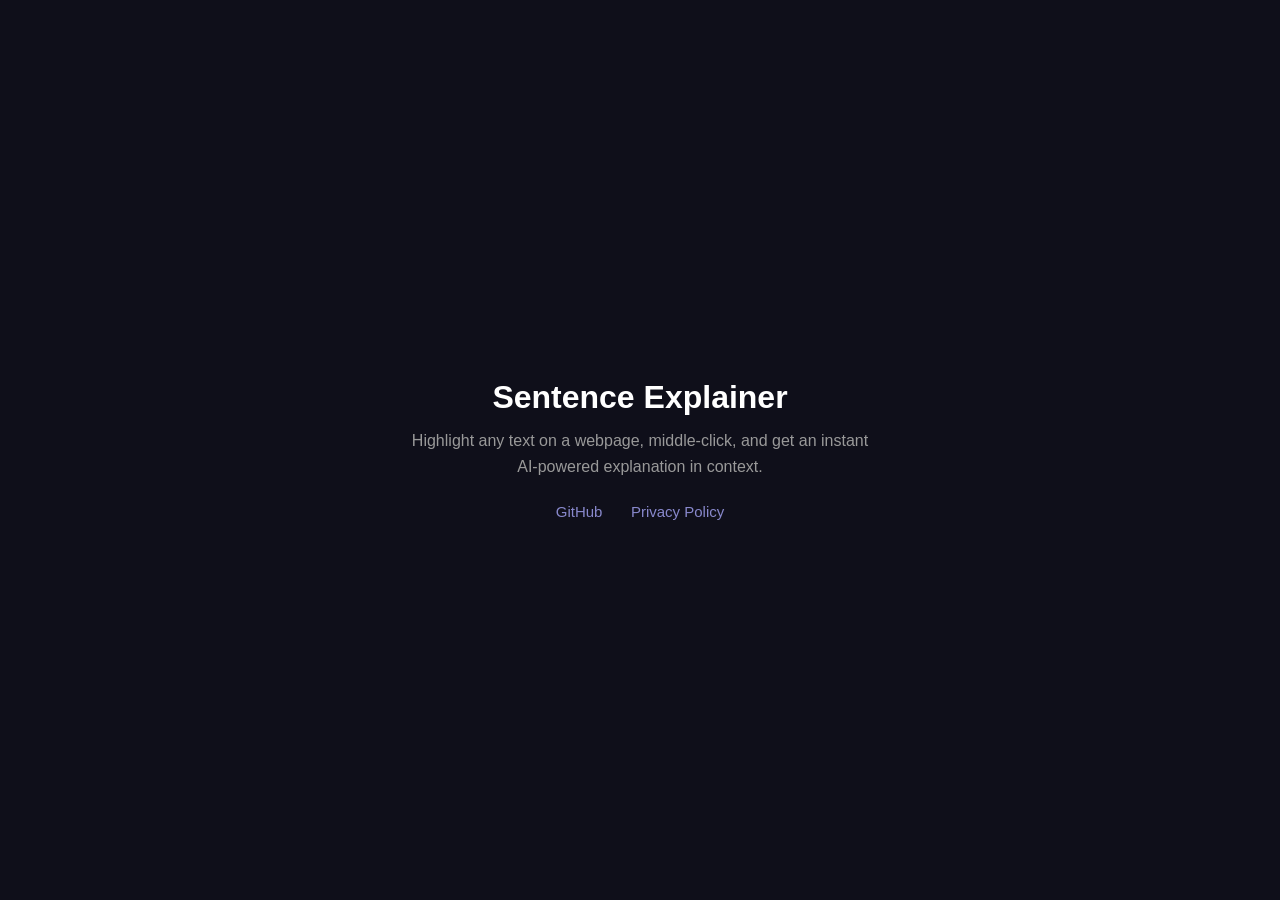
<file: docs/index.html>
<!DOCTYPE html>
<html lang="en">
<head>
  <meta charset="UTF-8">
  <meta name="viewport" content="width=device-width, initial-scale=1.0">
  <title>Sentence Explainer</title>
  <style>
    * { box-sizing: border-box; margin: 0; padding: 0; }
    body {
      font-family: -apple-system, BlinkMacSystemFont, "Segoe UI", Roboto, Helvetica, Arial, sans-serif;
      background: #0f0f1a;
      color: #d4d4d4;
      display: flex;
      align-items: center;
      justify-content: center;
      min-height: 100vh;
      padding: 20px;
    }
    .card {
      text-align: center;
      max-width: 480px;
    }
    h1 {
      font-size: 32px;
      color: #fff;
      margin-bottom: 12px;
    }
    p {
      font-size: 16px;
      line-height: 1.6;
      color: #999;
      margin-bottom: 24px;
    }
    .links a {
      color: #8888cc;
      text-decoration: none;
      margin: 0 12px;
      font-size: 15px;
    }
    .links a:hover {
      text-decoration: underline;
      color: #aaaaee;
    }
  </style>
</head>
<body>
  <div class="card">
    <h1>Sentence Explainer</h1>
    <p>Highlight any text on a webpage, middle-click, and get an instant AI-powered explanation in context.</p>
    <div class="links">
      <a href="https://github.com/gg2411/Chrome-extension-" target="_blank">GitHub</a>
      <a href="/privacy">Privacy Policy</a>
    </div>
  </div>
</body>
</html>
</file>
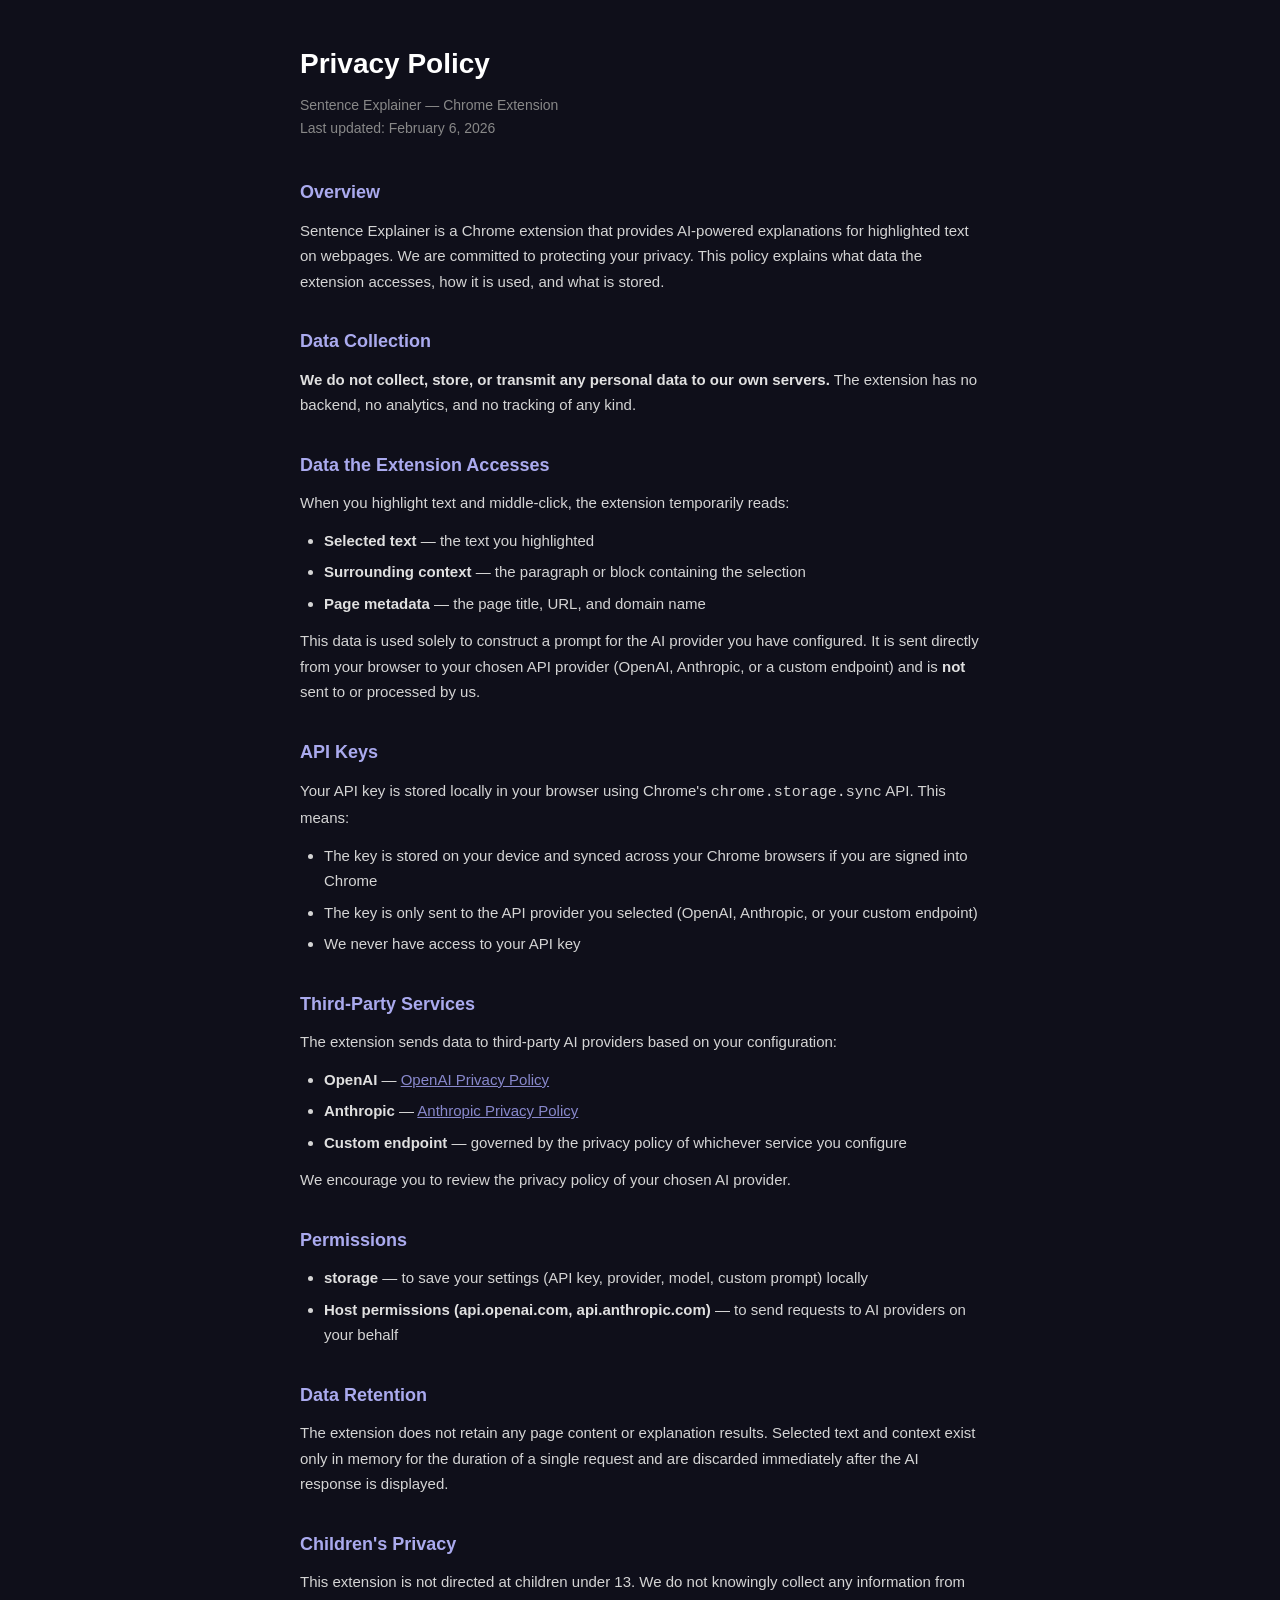
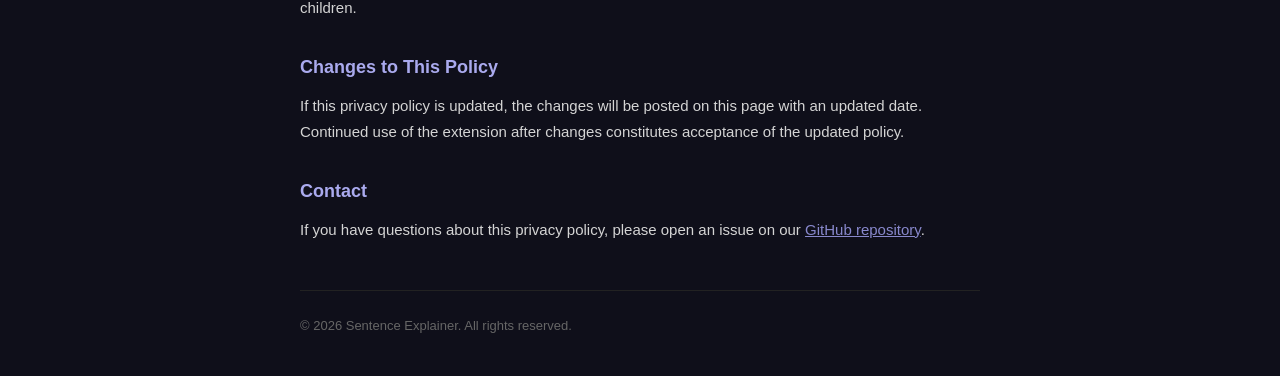
<file: docs/privacy/index.html>
<!DOCTYPE html>
<html lang="en">
<head>
  <meta charset="UTF-8">
  <meta name="viewport" content="width=device-width, initial-scale=1.0">
  <title>Privacy Policy — Sentence Explainer</title>
  <style>
    * { box-sizing: border-box; margin: 0; padding: 0; }
    body {
      font-family: -apple-system, BlinkMacSystemFont, "Segoe UI", Roboto, Helvetica, Arial, sans-serif;
      background: #0f0f1a;
      color: #d4d4d4;
      line-height: 1.7;
      padding: 40px 20px;
    }
    .container {
      max-width: 680px;
      margin: 0 auto;
    }
    h1 {
      font-size: 28px;
      color: #fff;
      margin-bottom: 6px;
    }
    .subtitle {
      color: #888;
      font-size: 14px;
      margin-bottom: 36px;
    }
    h2 {
      font-size: 18px;
      color: #aaaaee;
      margin-top: 32px;
      margin-bottom: 10px;
    }
    p, li {
      font-size: 15px;
      margin-bottom: 12px;
    }
    ul {
      padding-left: 24px;
      margin-bottom: 12px;
    }
    li { margin-bottom: 6px; }
    strong { color: #e0e0e0; }
    a { color: #8888cc; }
    .footer {
      margin-top: 48px;
      padding-top: 24px;
      border-top: 1px solid #222;
      font-size: 13px;
      color: #666;
    }
  </style>
</head>
<body>
  <div class="container">
    <h1>Privacy Policy</h1>
    <p class="subtitle">Sentence Explainer — Chrome Extension<br>Last updated: February 6, 2026</p>

    <h2>Overview</h2>
    <p>Sentence Explainer is a Chrome extension that provides AI-powered explanations for highlighted text on webpages. We are committed to protecting your privacy. This policy explains what data the extension accesses, how it is used, and what is stored.</p>

    <h2>Data Collection</h2>
    <p><strong>We do not collect, store, or transmit any personal data to our own servers.</strong> The extension has no backend, no analytics, and no tracking of any kind.</p>

    <h2>Data the Extension Accesses</h2>
    <p>When you highlight text and middle-click, the extension temporarily reads:</p>
    <ul>
      <li><strong>Selected text</strong> — the text you highlighted</li>
      <li><strong>Surrounding context</strong> — the paragraph or block containing the selection</li>
      <li><strong>Page metadata</strong> — the page title, URL, and domain name</li>
    </ul>
    <p>This data is used solely to construct a prompt for the AI provider you have configured. It is sent directly from your browser to your chosen API provider (OpenAI, Anthropic, or a custom endpoint) and is <strong>not</strong> sent to or processed by us.</p>

    <h2>API Keys</h2>
    <p>Your API key is stored locally in your browser using Chrome's <code>chrome.storage.sync</code> API. This means:</p>
    <ul>
      <li>The key is stored on your device and synced across your Chrome browsers if you are signed into Chrome</li>
      <li>The key is only sent to the API provider you selected (OpenAI, Anthropic, or your custom endpoint)</li>
      <li>We never have access to your API key</li>
    </ul>

    <h2>Third-Party Services</h2>
    <p>The extension sends data to third-party AI providers based on your configuration:</p>
    <ul>
      <li><strong>OpenAI</strong> — <a href="https://openai.com/privacy" target="_blank">OpenAI Privacy Policy</a></li>
      <li><strong>Anthropic</strong> — <a href="https://www.anthropic.com/privacy" target="_blank">Anthropic Privacy Policy</a></li>
      <li><strong>Custom endpoint</strong> — governed by the privacy policy of whichever service you configure</li>
    </ul>
    <p>We encourage you to review the privacy policy of your chosen AI provider.</p>

    <h2>Permissions</h2>
    <ul>
      <li><strong>storage</strong> — to save your settings (API key, provider, model, custom prompt) locally</li>
      <li><strong>Host permissions (api.openai.com, api.anthropic.com)</strong> — to send requests to AI providers on your behalf</li>
    </ul>

    <h2>Data Retention</h2>
    <p>The extension does not retain any page content or explanation results. Selected text and context exist only in memory for the duration of a single request and are discarded immediately after the AI response is displayed.</p>

    <h2>Children's Privacy</h2>
    <p>This extension is not directed at children under 13. We do not knowingly collect any information from children.</p>

    <h2>Changes to This Policy</h2>
    <p>If this privacy policy is updated, the changes will be posted on this page with an updated date. Continued use of the extension after changes constitutes acceptance of the updated policy.</p>

    <h2>Contact</h2>
    <p>If you have questions about this privacy policy, please open an issue on our <a href="https://github.com/gg2411/Chrome-extension-" target="_blank">GitHub repository</a>.</p>

    <div class="footer">
      &copy; 2026 Sentence Explainer. All rights reserved.
    </div>
  </div>
</body>
</html>
</file>
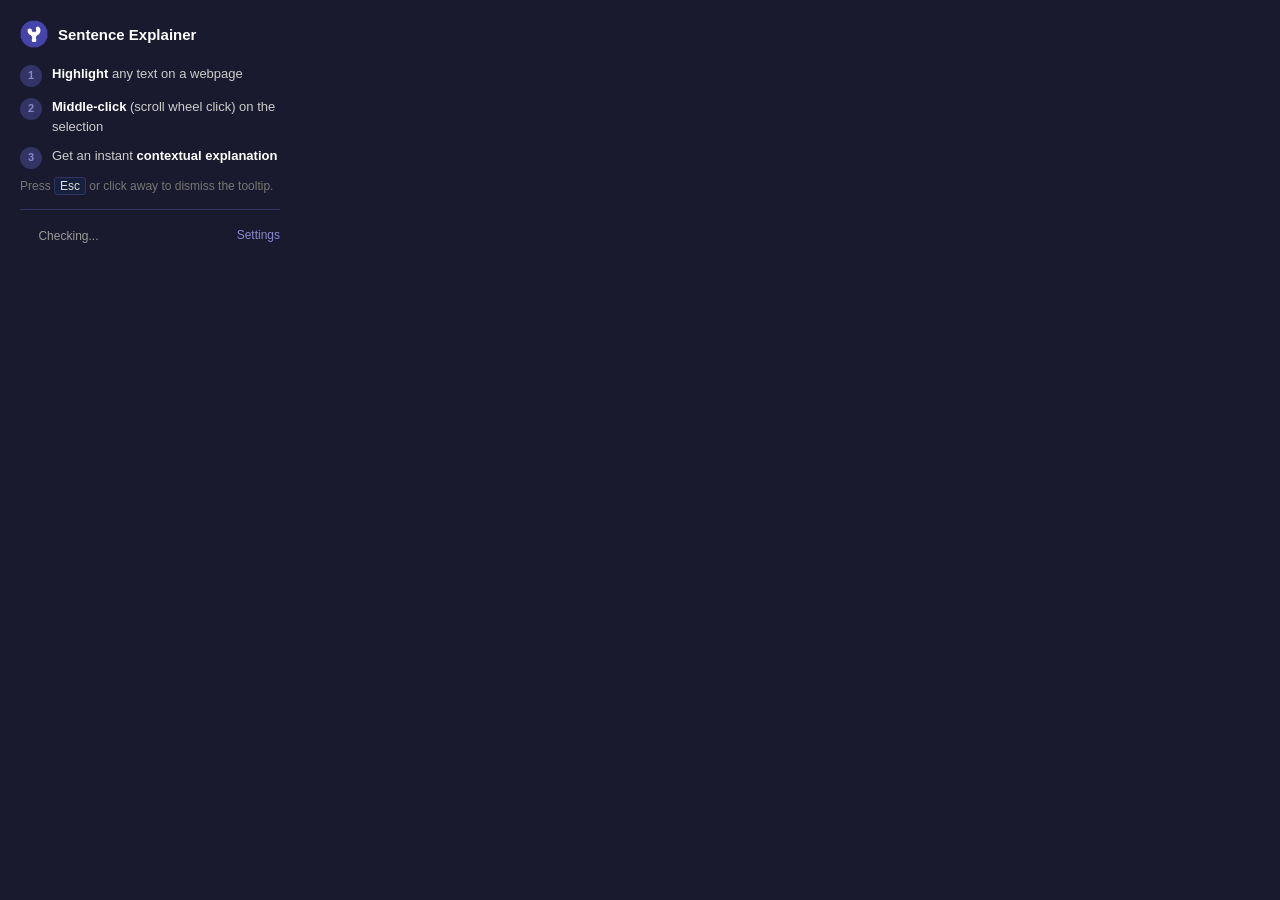
<file: popup.html>
<!DOCTYPE html>
<html lang="en">
<head>
  <meta charset="UTF-8">
  <style>
    * { box-sizing: border-box; margin: 0; padding: 0; }

    body {
      font-family: -apple-system, BlinkMacSystemFont, "Segoe UI", Roboto, sans-serif;
      background: #1a1a2e;
      color: #e0e0e0;
      width: 300px;
      padding: 20px;
    }

    .header {
      display: flex;
      align-items: center;
      gap: 10px;
      margin-bottom: 16px;
    }

    .header img {
      width: 28px;
      height: 28px;
    }

    .header h1 {
      font-size: 15px;
      font-weight: 600;
      color: #fff;
    }

    .instructions {
      font-size: 13px;
      line-height: 1.6;
      color: #bbb;
    }

    .instructions strong {
      color: #fff;
    }

    .step {
      display: flex;
      gap: 10px;
      margin-bottom: 10px;
      align-items: flex-start;
    }

    .step-num {
      flex-shrink: 0;
      width: 22px;
      height: 22px;
      background: #333366;
      color: #8888cc;
      border-radius: 50%;
      display: flex;
      align-items: center;
      justify-content: center;
      font-size: 11px;
      font-weight: 700;
      margin-top: 1px;
    }

    .step-text {
      font-size: 13px;
      color: #ccc;
      line-height: 1.5;
    }

    .divider {
      border: none;
      border-top: 1px solid #333366;
      margin: 16px 0;
    }

    .status-row {
      display: flex;
      align-items: center;
      justify-content: space-between;
    }

    .status-dot {
      width: 8px;
      height: 8px;
      border-radius: 50%;
      display: inline-block;
      margin-right: 6px;
    }

    .status-dot.ok { background: #66bb6a; }
    .status-dot.err { background: #e57373; }

    .status-text {
      font-size: 12px;
      color: #999;
    }

    .settings-link {
      font-size: 12px;
      color: #8888cc;
      text-decoration: none;
      cursor: pointer;
    }

    .settings-link:hover {
      text-decoration: underline;
      color: #aaaaee;
    }

    kbd {
      background: #16213e;
      border: 1px solid #333366;
      border-radius: 3px;
      padding: 1px 5px;
      font-family: inherit;
      font-size: 12px;
      color: #ddd;
    }
  </style>
</head>
<body>
  <div class="header">
    <img src="icons/icon48.png" alt="icon">
    <h1>Sentence Explainer</h1>
  </div>

  <div class="instructions">
    <div class="step">
      <span class="step-num">1</span>
      <span class="step-text"><strong>Highlight</strong> any text on a webpage</span>
    </div>
    <div class="step">
      <span class="step-num">2</span>
      <span class="step-text"><strong>Middle-click</strong> (scroll wheel click) on the selection</span>
    </div>
    <div class="step">
      <span class="step-num">3</span>
      <span class="step-text">Get an instant <strong>contextual explanation</strong></span>
    </div>
  </div>

  <p style="font-size: 12px; color: #777; margin-top: 8px;">
    Press <kbd>Esc</kbd> or click away to dismiss the tooltip.
  </p>

  <hr class="divider">

  <div class="status-row">
    <span>
      <span class="status-dot" id="status-dot"></span>
      <span class="status-text" id="status-text">Checking...</span>
    </span>
    <a class="settings-link" id="open-options">Settings</a>
  </div>

  <script src="popup.js"></script>
</body>
</html>
</file>
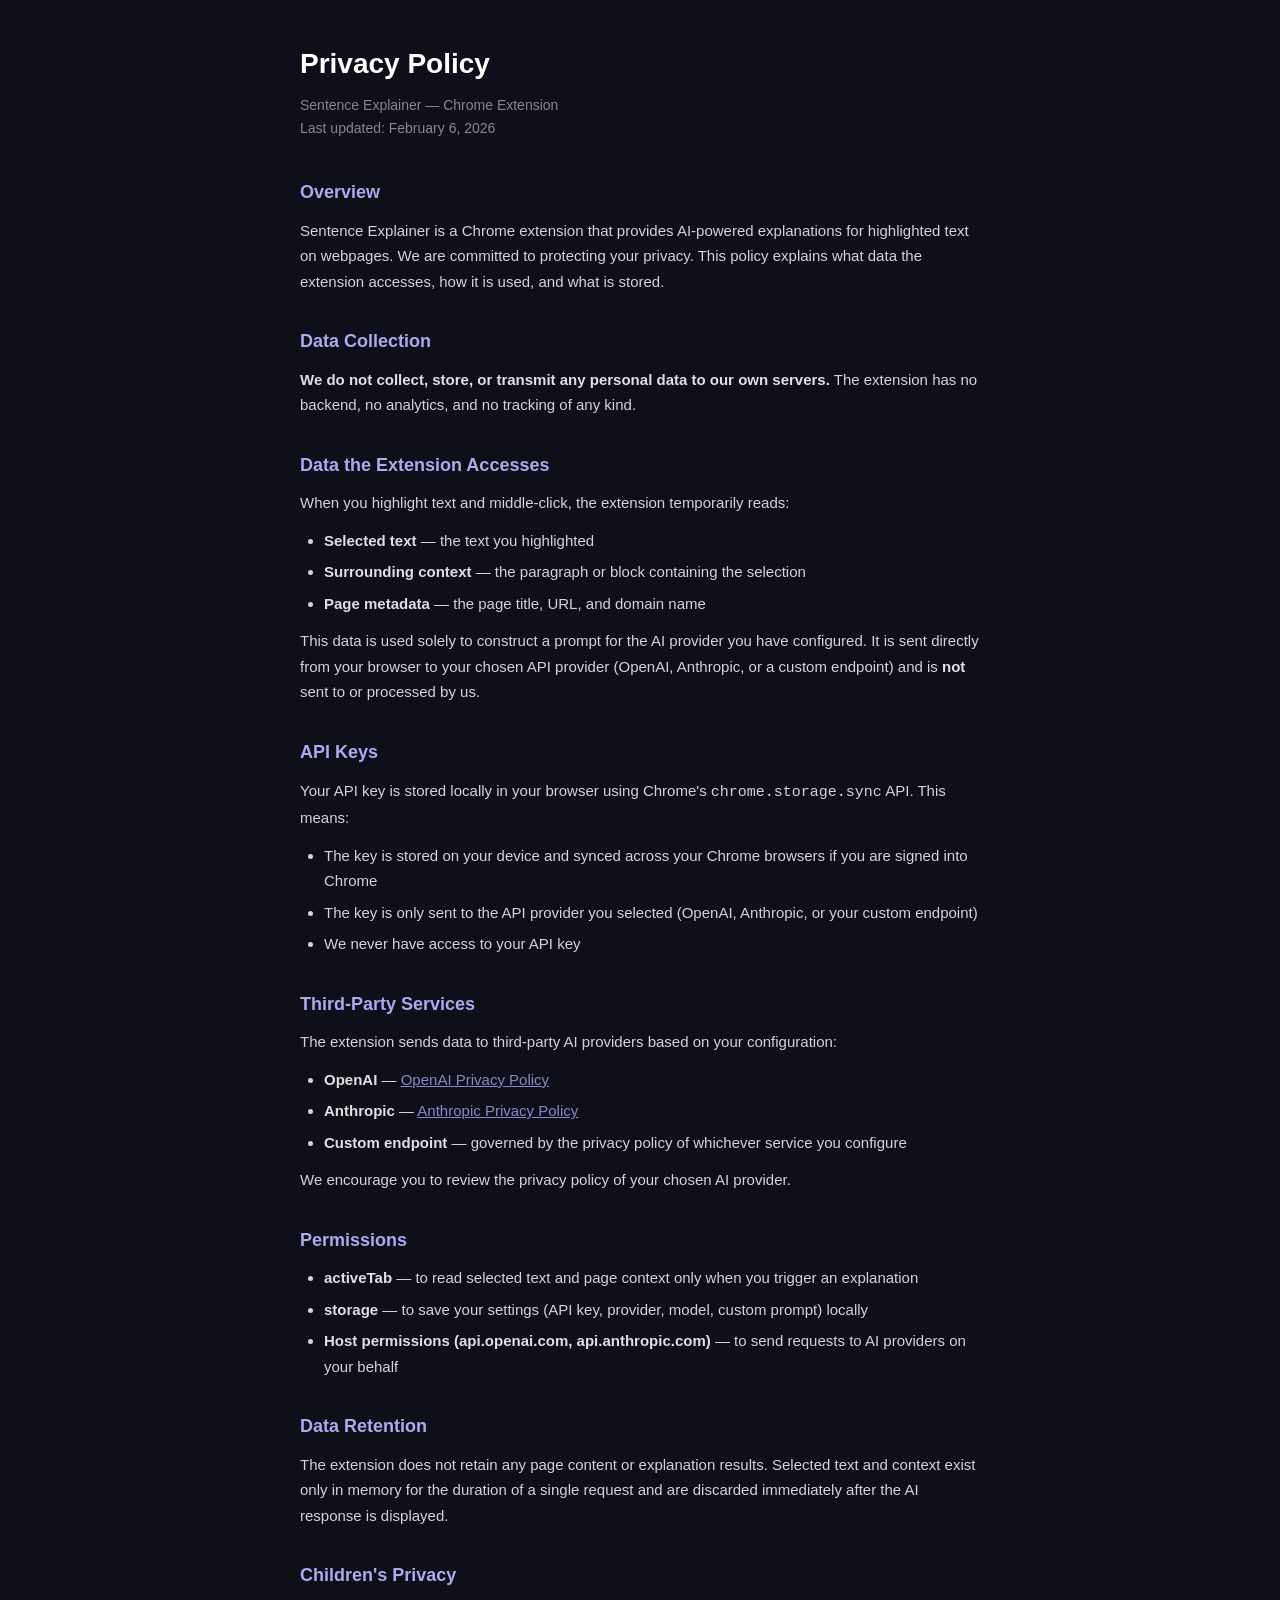
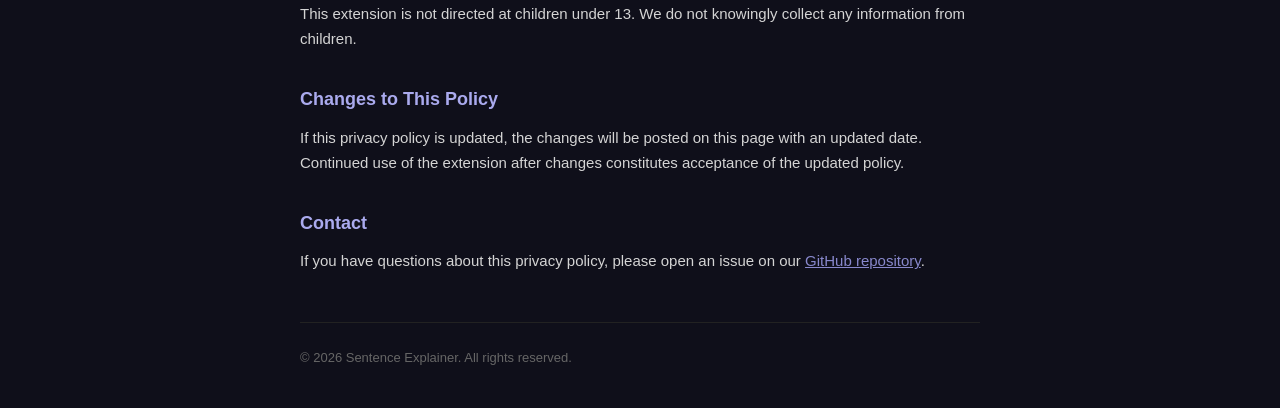
<file: docs/privacy.html>
<!DOCTYPE html>
<html lang="en">
<head>
  <meta charset="UTF-8">
  <meta name="viewport" content="width=device-width, initial-scale=1.0">
  <title>Privacy Policy — Sentence Explainer</title>
  <style>
    * { box-sizing: border-box; margin: 0; padding: 0; }
    body {
      font-family: -apple-system, BlinkMacSystemFont, "Segoe UI", Roboto, Helvetica, Arial, sans-serif;
      background: #0f0f1a;
      color: #d4d4d4;
      line-height: 1.7;
      padding: 40px 20px;
    }
    .container {
      max-width: 680px;
      margin: 0 auto;
    }
    h1 {
      font-size: 28px;
      color: #fff;
      margin-bottom: 6px;
    }
    .subtitle {
      color: #888;
      font-size: 14px;
      margin-bottom: 36px;
    }
    h2 {
      font-size: 18px;
      color: #aaaaee;
      margin-top: 32px;
      margin-bottom: 10px;
    }
    p, li {
      font-size: 15px;
      margin-bottom: 12px;
    }
    ul {
      padding-left: 24px;
      margin-bottom: 12px;
    }
    li { margin-bottom: 6px; }
    strong { color: #e0e0e0; }
    a { color: #8888cc; }
    .footer {
      margin-top: 48px;
      padding-top: 24px;
      border-top: 1px solid #222;
      font-size: 13px;
      color: #666;
    }
  </style>
</head>
<body>
  <div class="container">
    <h1>Privacy Policy</h1>
    <p class="subtitle">Sentence Explainer — Chrome Extension<br>Last updated: February 6, 2026</p>

    <h2>Overview</h2>
    <p>Sentence Explainer is a Chrome extension that provides AI-powered explanations for highlighted text on webpages. We are committed to protecting your privacy. This policy explains what data the extension accesses, how it is used, and what is stored.</p>

    <h2>Data Collection</h2>
    <p><strong>We do not collect, store, or transmit any personal data to our own servers.</strong> The extension has no backend, no analytics, and no tracking of any kind.</p>

    <h2>Data the Extension Accesses</h2>
    <p>When you highlight text and middle-click, the extension temporarily reads:</p>
    <ul>
      <li><strong>Selected text</strong> — the text you highlighted</li>
      <li><strong>Surrounding context</strong> — the paragraph or block containing the selection</li>
      <li><strong>Page metadata</strong> — the page title, URL, and domain name</li>
    </ul>
    <p>This data is used solely to construct a prompt for the AI provider you have configured. It is sent directly from your browser to your chosen API provider (OpenAI, Anthropic, or a custom endpoint) and is <strong>not</strong> sent to or processed by us.</p>

    <h2>API Keys</h2>
    <p>Your API key is stored locally in your browser using Chrome's <code>chrome.storage.sync</code> API. This means:</p>
    <ul>
      <li>The key is stored on your device and synced across your Chrome browsers if you are signed into Chrome</li>
      <li>The key is only sent to the API provider you selected (OpenAI, Anthropic, or your custom endpoint)</li>
      <li>We never have access to your API key</li>
    </ul>

    <h2>Third-Party Services</h2>
    <p>The extension sends data to third-party AI providers based on your configuration:</p>
    <ul>
      <li><strong>OpenAI</strong> — <a href="https://openai.com/privacy" target="_blank">OpenAI Privacy Policy</a></li>
      <li><strong>Anthropic</strong> — <a href="https://www.anthropic.com/privacy" target="_blank">Anthropic Privacy Policy</a></li>
      <li><strong>Custom endpoint</strong> — governed by the privacy policy of whichever service you configure</li>
    </ul>
    <p>We encourage you to review the privacy policy of your chosen AI provider.</p>

    <h2>Permissions</h2>
    <ul>
      <li><strong>activeTab</strong> — to read selected text and page context only when you trigger an explanation</li>
      <li><strong>storage</strong> — to save your settings (API key, provider, model, custom prompt) locally</li>
      <li><strong>Host permissions (api.openai.com, api.anthropic.com)</strong> — to send requests to AI providers on your behalf</li>
    </ul>

    <h2>Data Retention</h2>
    <p>The extension does not retain any page content or explanation results. Selected text and context exist only in memory for the duration of a single request and are discarded immediately after the AI response is displayed.</p>

    <h2>Children's Privacy</h2>
    <p>This extension is not directed at children under 13. We do not knowingly collect any information from children.</p>

    <h2>Changes to This Policy</h2>
    <p>If this privacy policy is updated, the changes will be posted on this page with an updated date. Continued use of the extension after changes constitutes acceptance of the updated policy.</p>

    <h2>Contact</h2>
    <p>If you have questions about this privacy policy, please open an issue on our <a href="https://github.com/gg2411/Chrome-extension-" target="_blank">GitHub repository</a>.</p>

    <div class="footer">
      &copy; 2026 Sentence Explainer. All rights reserved.
    </div>
  </div>
</body>
</html>
</file>
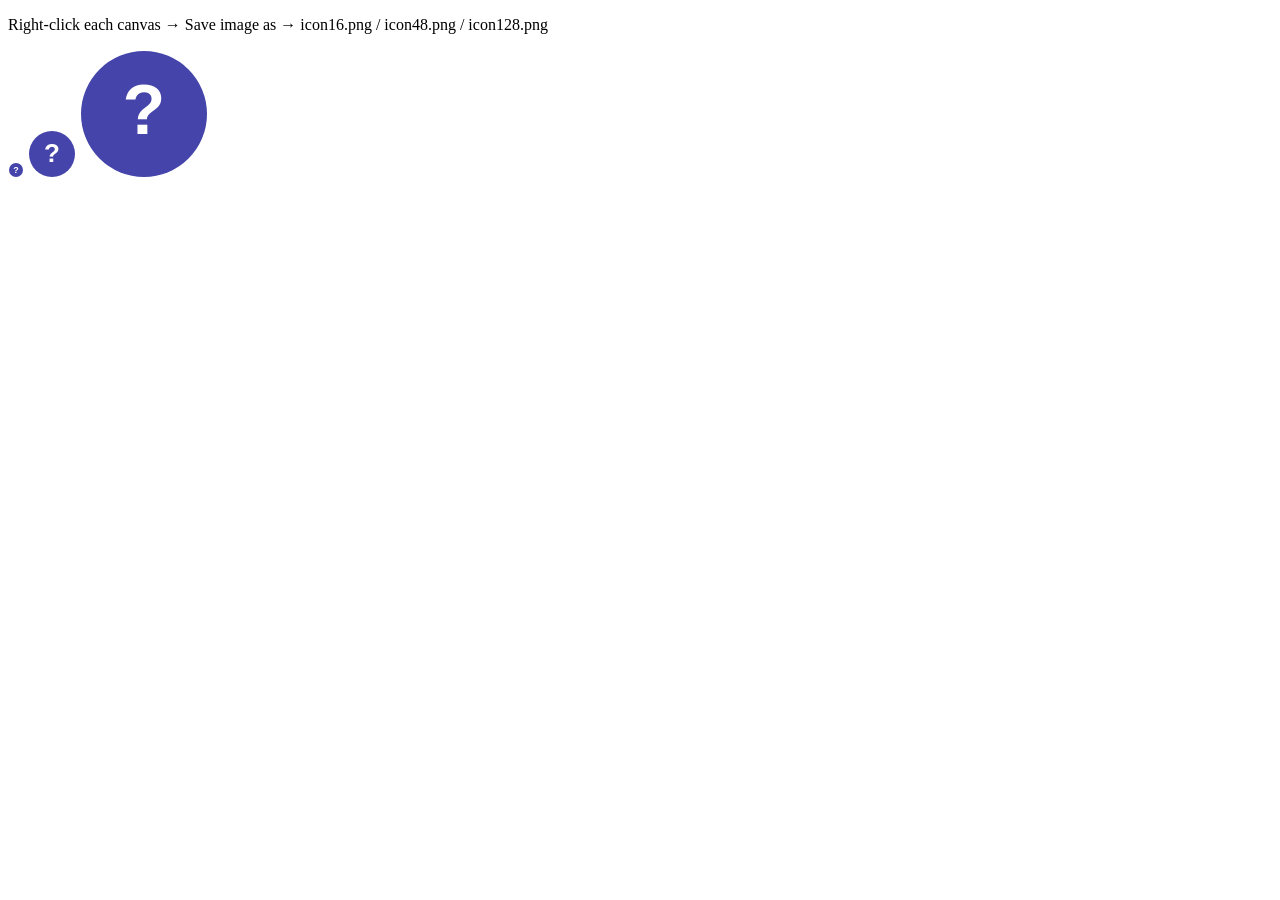
<file: icons/generate-icons.html>
<!DOCTYPE html>
<html>
<head><title>Icon Generator</title></head>
<body>
<p>Right-click each canvas → Save image as → icon16.png / icon48.png / icon128.png</p>
<canvas id="c16" width="16" height="16"></canvas>
<canvas id="c48" width="48" height="48"></canvas>
<canvas id="c128" width="128" height="128"></canvas>
<script>
function drawIcon(canvas) {
  const s = canvas.width;
  const ctx = canvas.getContext("2d");

  // Background circle
  ctx.beginPath();
  ctx.arc(s/2, s/2, s/2 - 1, 0, Math.PI * 2);
  ctx.fillStyle = "#4444aa";
  ctx.fill();

  // "?" text
  ctx.fillStyle = "#ffffff";
  ctx.textAlign = "center";
  ctx.textBaseline = "middle";
  ctx.font = `bold ${Math.round(s * 0.55)}px -apple-system, sans-serif`;
  ctx.fillText("?", s/2, s/2 + 1);
}

[16, 48, 128].forEach(size => {
  drawIcon(document.getElementById("c" + size));
});
</script>
</body>
</html>
</file>
